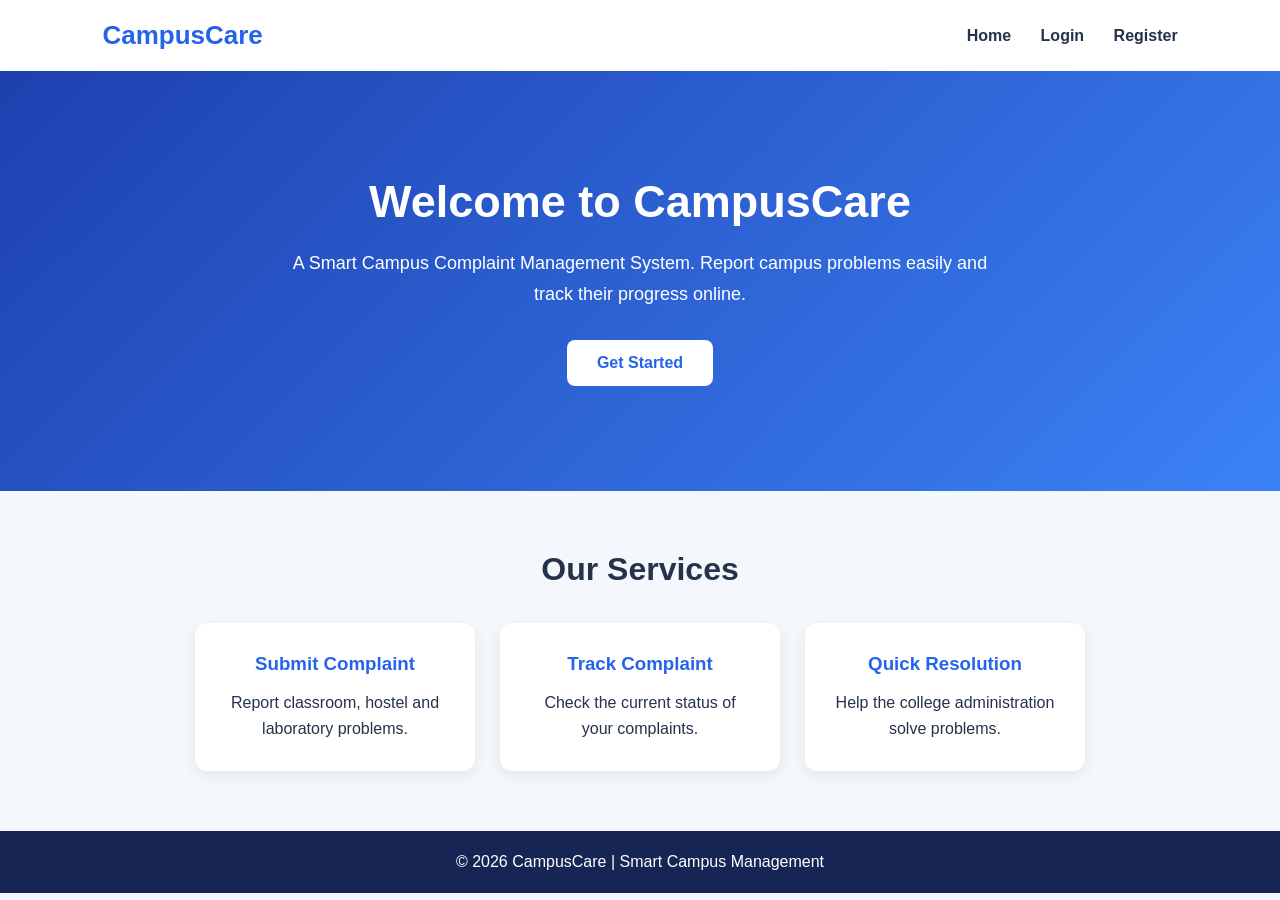
<file: frontend/index.html>
<!DOCTYPE html>
<html lang="en">
<head>
    <meta charset="UTF-8">
    <meta name="viewport" content="width=device-width, initial-scale=1.0">
    <title>CampusCare - Smart Campus</title>

    <link rel="stylesheet" href="css/style.css">
</head>

<body>

    <header>
        <div class="logo">CampusCare</div>

        <nav>
            <a href="index.html">Home</a>
            <a href="login.html">Login</a>
            <a href="register.html">Register</a>
        </nav>
    </header>

    <section class="hero">
        <div class="hero-content">
            <h1>Welcome to CampusCare</h1>

            <p>
                A Smart Campus Complaint Management System.
                Report campus problems easily and track
                their progress online.
            </p>

            <a href="login.html" class="btn">Get Started</a>
        </div>
    </section>

    <section class="features">

        <h2>Our Services</h2>

        <div class="feature-container">

            <div class="card">
                <h3>Submit Complaint</h3>
                <p>Report classroom, hostel and laboratory problems.</p>
            </div>

            <div class="card">
                <h3>Track Complaint</h3>
                <p>Check the current status of your complaints.</p>
            </div>

            <div class="card">
                <h3>Quick Resolution</h3>
                <p>Help the college administration solve problems.</p>
            </div>

        </div>
    </section>

    <footer>
        <p>© 2026 CampusCare | Smart Campus Management</p>
    </footer>

</body>
</html>
</file>
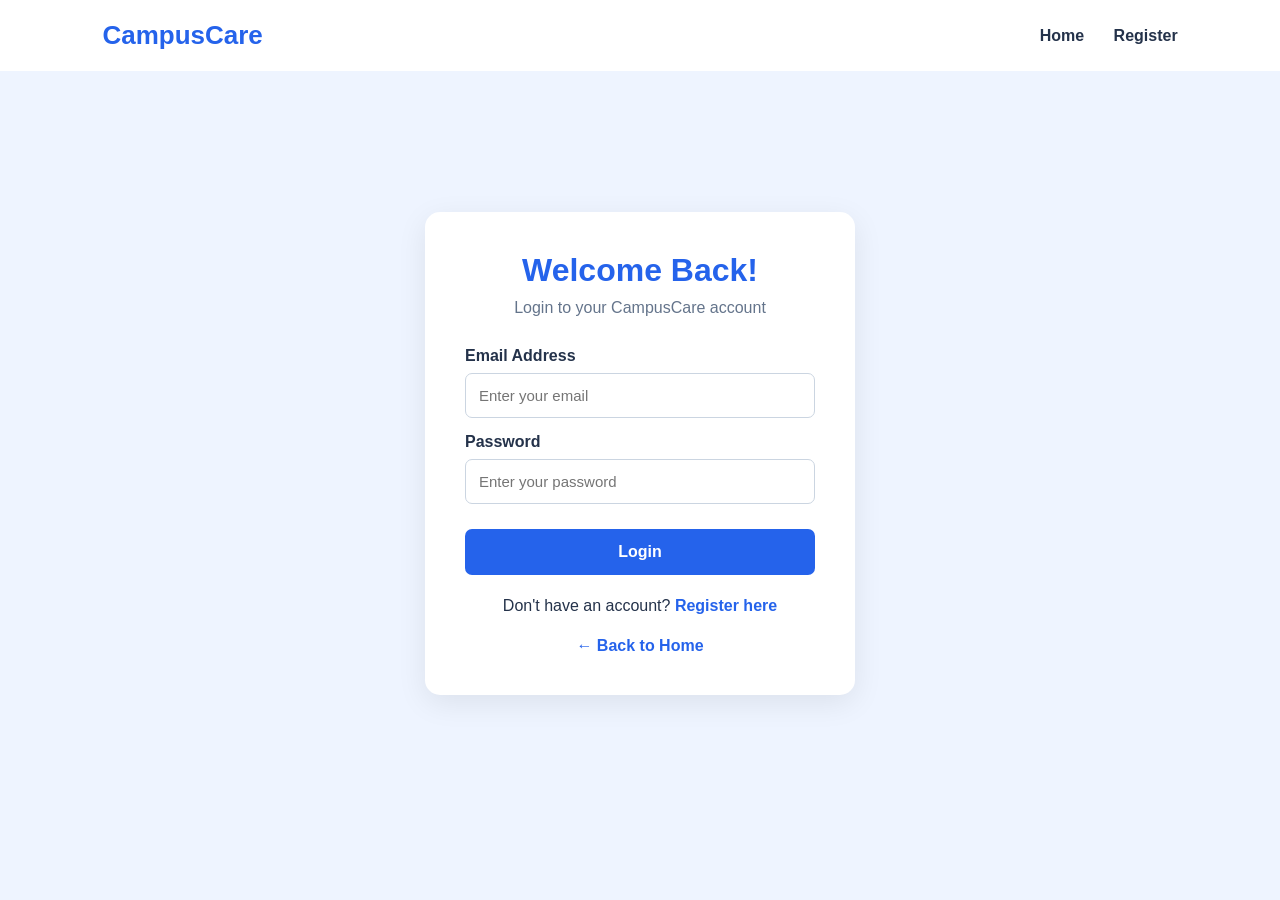
<file: frontend/login.html>
<!DOCTYPE html>
<html lang="en">
<head>
    <meta charset="UTF-8">
    <meta name="viewport" content="width=device-width, initial-scale=1.0">
    <title>CampusCare - Student Login</title>
    <link rel="stylesheet" href="css/style.css">
</head>

<body class="auth-page">

    <header>
        <div class="logo">CampusCare</div>

        <nav>
            <a href="index.html">Home</a>
            <a href="register.html">Register</a>
        </nav>
    </header>

    <main class="auth-container">

        <div class="auth-card">

            <h1>Welcome Back!</h1>

            <p class="auth-subtitle">
                Login to your CampusCare account
            </p>

            <form id="loginForm">

                <label for="email">Email Address</label>
                <input
                    type="email"
                    id="email"
                    placeholder="Enter your email"
                    required
                >

                <label for="password">Password</label>
                <input
                    type="password"
                    id="password"
                    placeholder="Enter your password"
                    required
                >

                <button type="submit" class="auth-btn">
                    Login
                </button>

            </form>

            <p class="auth-link">
                Don't have an account?
                <a href="register.html">Register here</a>
            </p>

            <a href="index.html" class="back-home">
                ← Back to Home
            </a>

        </div>

    </main>

    <script src="js/auth.js"></script>

</body>
</html>
</file>
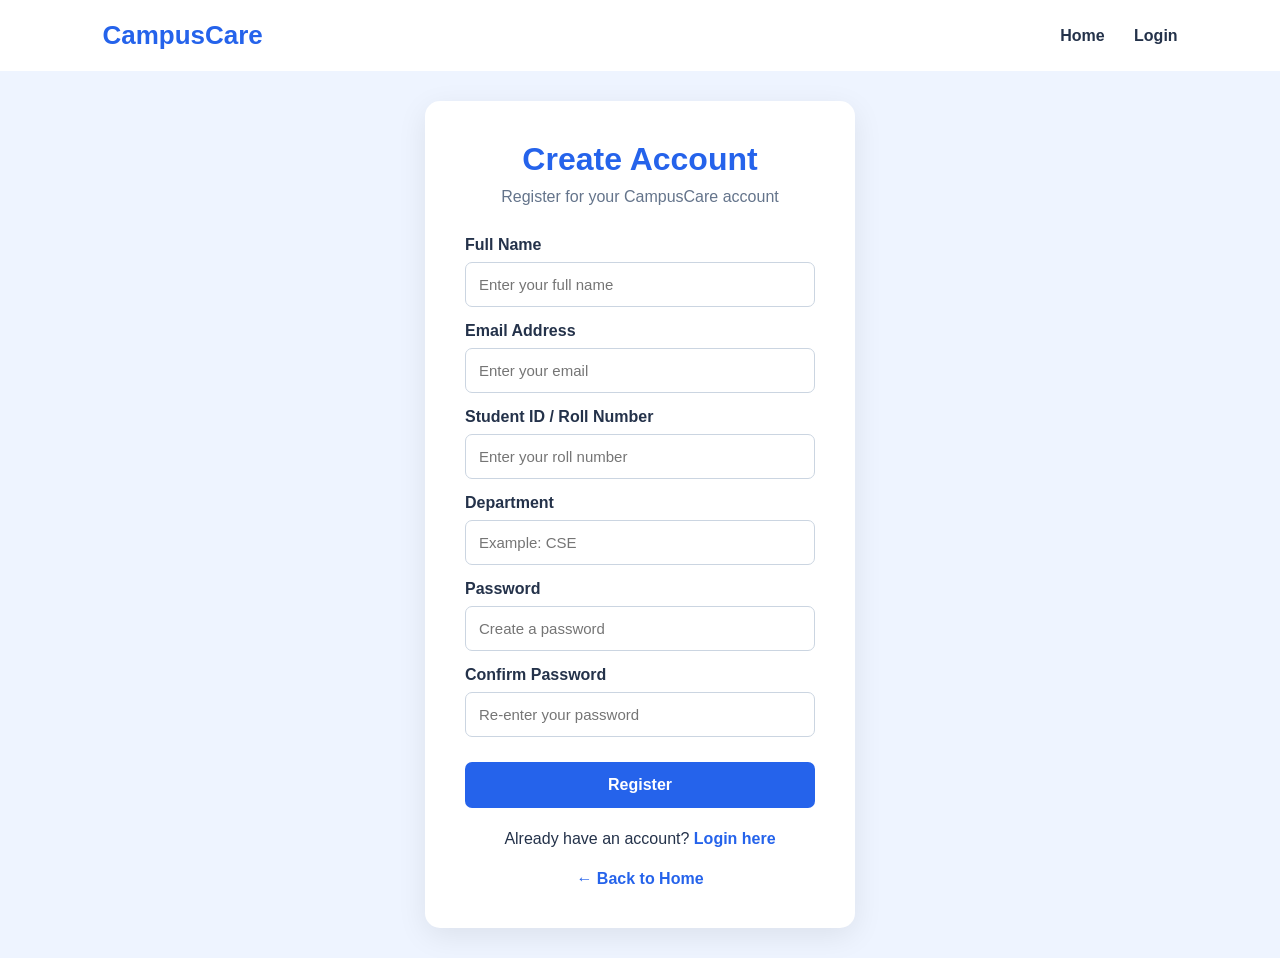
<file: frontend/register.html>
<!DOCTYPE html>
<html lang="en">
<head>
    <meta charset="UTF-8">
    <meta name="viewport" content="width=device-width, initial-scale=1.0">
    <title>CampusCare - Registration</title>
    <link rel="stylesheet" href="css/style.css">
</head>


<body class="auth-page">

    <header>
        <div class="logo">CampusCare</div>
        <nav>
            <a href="index.html">Home</a>
            <a href="login.html">Login</a>
        </nav>
    </header>

    <main class="auth-container">
        <div class="auth-card">

            <h1>Create Account</h1>
            <p class="auth-subtitle">
                Register for your CampusCare account
            </p>

            <form id="registerForm">

                <label for="name">Full Name</label>
                <input type="text" id="name"
                       placeholder="Enter your full name" required>

                <label for="email">Email Address</label>
                <input type="email" id="email"
                       placeholder="Enter your email" required>

                <label for="studentId">Student ID / Roll Number</label>
                <input type="text" id="studentId"
                       placeholder="Enter your roll number" required>

                <label for="department">Department</label>
                <input type="text" id="department"
                       placeholder="Example: CSE" required>

                <label for="password">Password</label>
                <input type="password" id="password"
                       placeholder="Create a password" required>

                <label for="confirmPassword">Confirm Password</label>
                <input type="password" id="confirmPassword"
                       placeholder="Re-enter your password" required>

                <button type="submit" class="auth-btn">
                    Register
                </button>

            </form>

            <p class="auth-link">
                Already have an account?
                <a href="login.html">Login here</a>
            </p>

            <a href="index.html" class="back-home">
                ← Back to Home
            </a>

        </div>
    </main>
    <script src="js/auth.js"></script>

</body>
</html>
</file>
<file: frontend/css/style.css>
* {
    margin: 0;
    padding: 0;
    box-sizing: border-box;
    font-family: Arial, sans-serif;
}

body {
    background-color: #f4f7fc;
    color: #24324a;
}

/* Navigation bar */

header {
    display: flex;
    justify-content: space-between;
    align-items: center;
    padding: 20px 8%;
    background-color: white;
}

.logo {
    font-size: 26px;
    font-weight: bold;
    color: #2563eb;
}

nav a {
    text-decoration: none;
    color: #24324a;
    margin-left: 25px;
    font-weight: bold;
}

nav a:hover {
    color: #2563eb;
}

/* Homepage hero section */

.hero {
    min-height: 420px;
    background: linear-gradient(135deg, #1e40af, #3b82f6);
    display: flex;
    align-items: center;
    justify-content: center;
    text-align: center;
    padding: 50px 20px;
    color: white;
}

.hero-content {
    max-width: 700px;
}

.hero h1 {
    font-size: 45px;
    margin-bottom: 20px;
}

.hero p {
    font-size: 18px;
    line-height: 1.7;
    margin-bottom: 30px;
}

.btn {
    display: inline-block;
    background-color: white;
    color: #2563eb;
    padding: 14px 30px;
    border-radius: 8px;
    text-decoration: none;
    font-weight: bold;
}

.btn:hover {
    background-color: #e0eaff;
}

/* Services section */

.features {
    padding: 60px 8%;
    text-align: center;
}

.features h2 {
    font-size: 32px;
    margin-bottom: 35px;
}

.feature-container {
    display: flex;
    justify-content: center;
    gap: 25px;
    flex-wrap: wrap;
}

.card {
    background-color: white;
    padding: 30px;
    width: 280px;
    border-radius: 12px;
    box-shadow: 0 4px 15px rgba(0,0,0,0.08);
}

.card h3 {
    color: #2563eb;
    margin-bottom: 15px;
}

.card p {
    line-height: 1.6;
}

/* Footer */

footer {
    background-color: #172554;
    color: white;
    text-align: center;
    padding: 22px;
}

/* Mobile responsive design */

@media (max-width: 600px) {
    header {
        flex-direction: column;
        gap: 18px;
    }

    nav a {
        margin: 8px;
    }

    .hero h1 {
        font-size: 32px;
    }
}

/* LOGIN AND REGISTRATION PAGES */

.auth-page {
    min-height: 100vh;
    background: #eef4ff;
}

.auth-container {
    min-height: 85vh;
    display: flex;
    justify-content: center;
    align-items: center;
    padding: 30px 15px;
}

.auth-card {
    width: 100%;
    max-width: 430px;
    background: white;
    padding: 40px;
    border-radius: 15px;
    box-shadow: 0 8px 30px rgba(0,0,0,0.08);
}

.auth-card h1 {
    text-align: center;
    color: #2563eb;
    margin-bottom: 10px;
}

.auth-subtitle {
    text-align: center;
    color: #64748b;
    margin-bottom: 30px;
}

.auth-card label {
    display: block;
    margin: 15px 0 8px;
    font-weight: bold;
}

.auth-card input {
    width: 100%;
    padding: 13px;
    border: 1px solid #cbd5e1;
    border-radius: 7px;
    font-size: 15px;
    outline: none;
}

.auth-card input:focus {
    border-color: #2563eb;
}

.auth-btn {
    width: 100%;
    padding: 14px;
    background: #2563eb;
    color: white;
    border: none;
    border-radius: 7px;
    font-size: 16px;
    font-weight: bold;
    cursor: pointer;
    margin-top: 25px;
}

.auth-btn:hover {
    background: #1d4ed8;
}

.auth-link {
    text-align: center;
    margin-top: 22px;
}

.auth-link a,
.back-home {
    color: #2563eb;
    text-decoration: none;
    font-weight: bold;
}

.back-home {
    display: block;
    text-align: center;
    margin-top: 22px;
}
</file>
